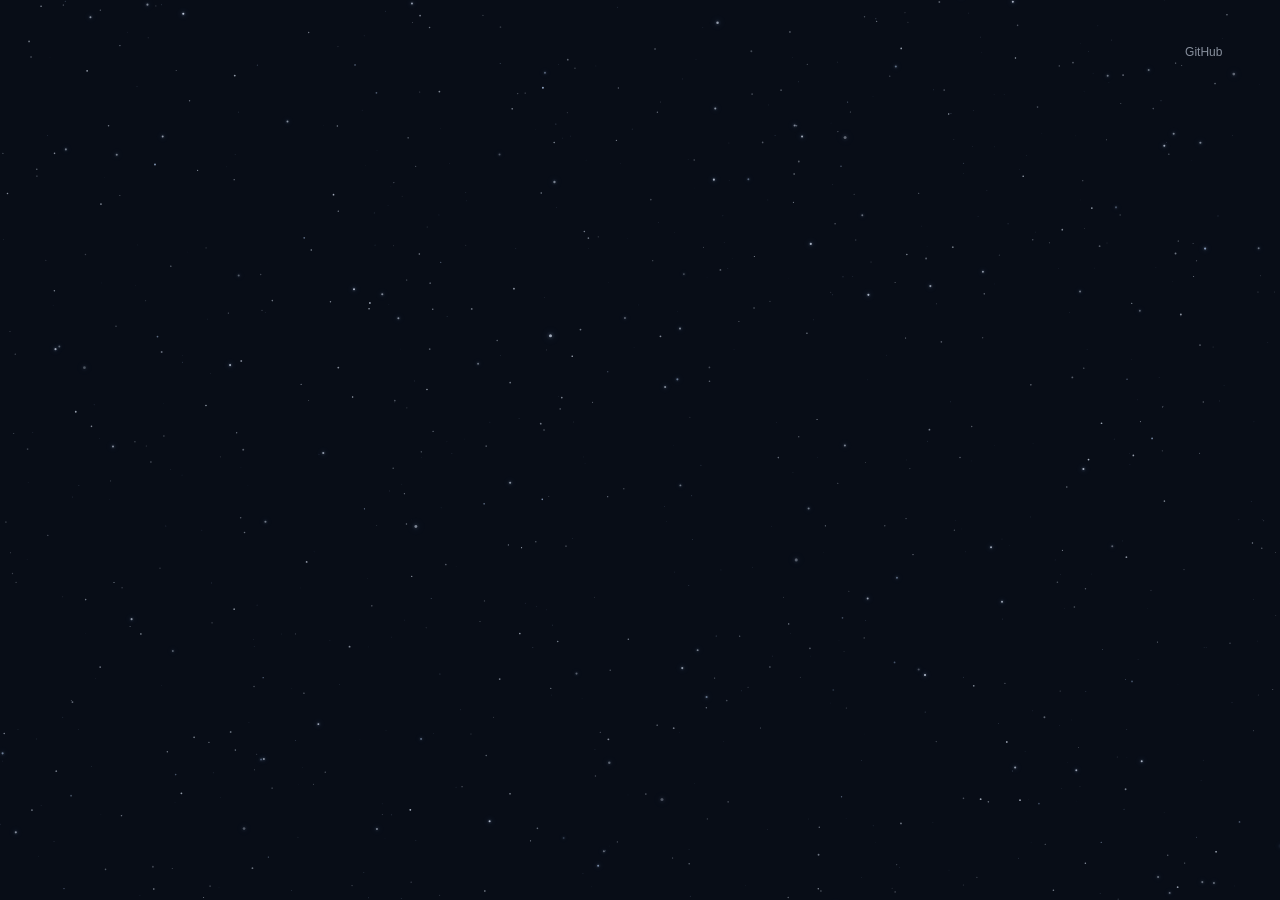
<file: index.html>
<!doctype html>
<html lang="zh-CN">
<head>
  <meta charset="utf-8">
  <meta name="viewport" content="width=device-width, initial-scale=1">
  <meta name="theme-color" content="#080d17">
  <meta name="description" content="suj1e 的一片星空。">
  <title>suj1e</title>
  <link rel="icon" href="./assets/favicon.ico" sizes="16x16 32x32 48x48">
  <link rel="icon" href="./assets/favicon.svg" type="image/svg+xml" sizes="any">
  <link rel="apple-touch-icon" href="./assets/apple-touch-icon.png" sizes="180x180">
  <link rel="stylesheet" href="./site.css">
</head>
<body>
  <main>
    <canvas id="starfield" tabindex="0" role="img" aria-label="交互星空。移动指针或触摸拖动可牵引星群与连线；单击、双击或长按可触发烟花，流星偶尔掠过。聚焦后按空格暂停或继续。" aria-keyshortcuts="Space"></canvas>
    <header>
      <a href="https://github.com/suj1e">GitHub</a>
    </header>
    <p id="motion-state" class="sr-only" role="status" aria-live="polite"></p>
    <noscript><p class="notice">星空动效需要启用 JavaScript。你也可以通过右上角访问 GitHub。</p></noscript>
  </main>
  <script type="module" src="./site.js"></script>
</body>
</html>
</file>
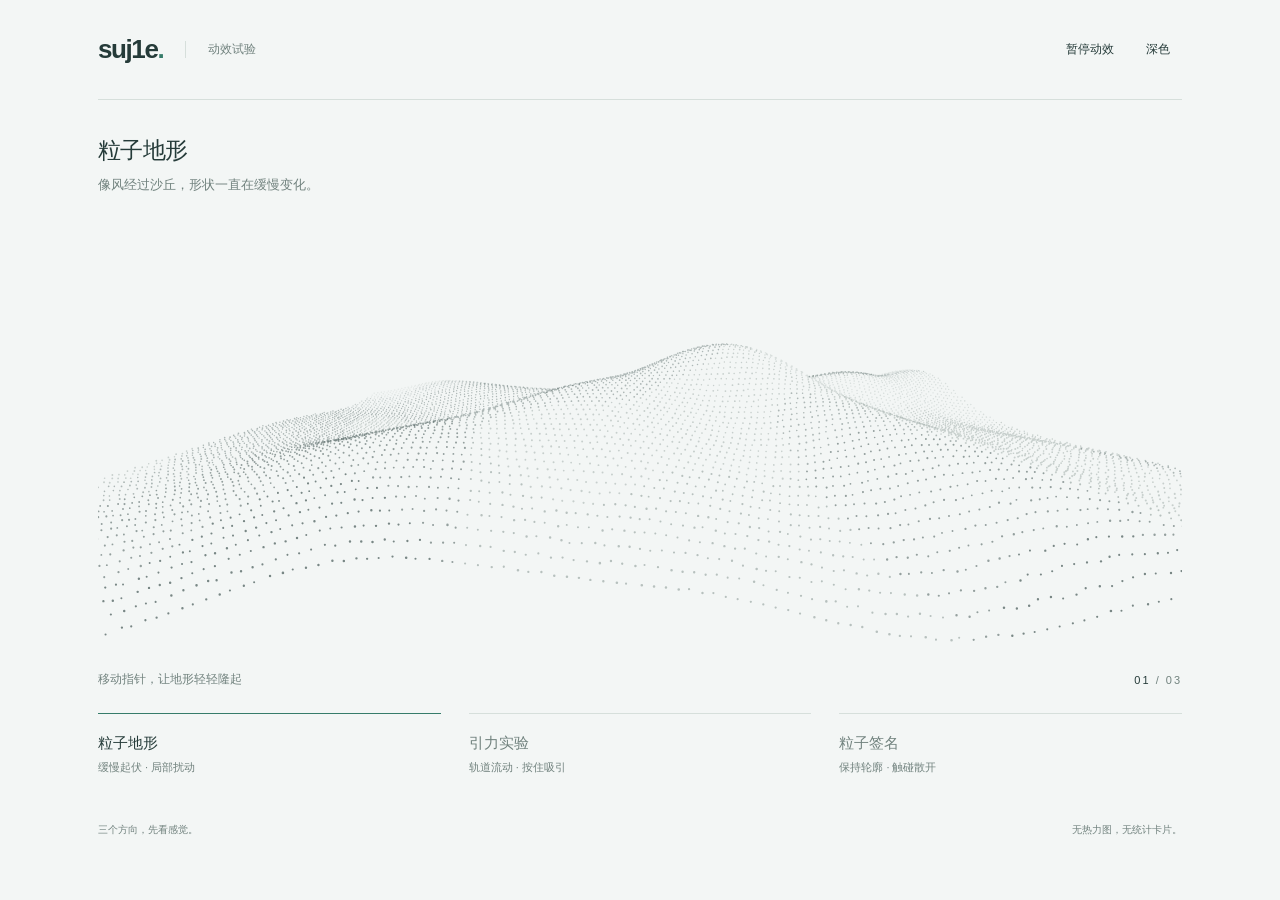
<file: preview/index.html>
<!doctype html>
<html lang="zh-CN">
<head>
  <meta charset="utf-8">
  <meta name="viewport" content="width=device-width, initial-scale=1">
  <meta name="color-scheme" content="light dark">
  <title>suj1e — 动效试验</title>
  <link rel="icon" href="data:,">
  <link rel="stylesheet" href="./style.css">
</head>
<body>
  <div class="shell">
    <header class="masthead">
      <a class="wordmark" href="https://github.com/suj1e" aria-label="suj1e 的 GitHub">suj1e<span class="wordmark-dot">.</span></a>
      <span class="preview-note">动效试验</span>
      <div class="tools">
        <button id="pause" type="button" aria-pressed="false">暂停动效</button>
        <button id="theme" type="button" aria-label="切换到深色">深色</button>
      </div>
    </header>
    <main>
      <div class="scene-heading">
        <h1 id="scene-title">粒子地形</h1>
        <p id="scene-description">像风经过沙丘，形状一直在缓慢变化。</p>
      </div>
      <div class="stage" id="stage">
        <canvas id="scene" aria-label="粒子地形交互动画"></canvas>
        <p id="error" role="alert" hidden></p>
      </div>
      <div class="stage-footer">
        <p id="hint">移动指针，让地形轻轻隆起</p>
        <span class="scene-count" aria-hidden="true"><span id="scene-number">01</span> / 03</span>
      </div>
      <nav class="scene-tabs" aria-label="选择动画效果">
        <button class="scene-tab" data-scene="terrain" aria-current="true" type="button"><span class="tab-name">粒子地形</span><span class="tab-detail">缓慢起伏 · 局部扰动</span></button>
        <button class="scene-tab" data-scene="gravity" type="button"><span class="tab-name">引力实验</span><span class="tab-detail">轨道流动 · 按住吸引</span></button>
        <button class="scene-tab" data-scene="signature" type="button"><span class="tab-name">粒子签名</span><span class="tab-detail">保持轮廓 · 触碰散开</span></button>
      </nav>
    </main>
    <footer class="page-footer"><span>三个方向，先看感觉。</span><span>无热力图，无统计卡片。</span></footer>
  </div>
  <script type="module" src="./main.js"></script>
</body>
</html>
</file>
<file: site.css>
:root {
  color-scheme: dark;
  --background: #080d17;
  --foreground: #dbe5f5;
  --muted: #8196b7;
  --accent: #b7cff4;
  font-family: -apple-system, BlinkMacSystemFont, "Segoe UI", "PingFang SC", sans-serif;
  font-synthesis: none;
  background: var(--background);
  color: var(--foreground);
}
* { box-sizing: border-box; }
html, body { width: 100%; height: 100%; margin: 0; overflow: hidden; }
main { position: relative; width: 100%; height: 100%; height: 100svh; }
canvas { display: block; width: 100%; height: 100%; touch-action: none; outline: none; }
canvas:focus-visible { outline: 1px solid var(--muted); outline-offset: -8px; }
header {
  position: absolute;
  inset: max(32px, env(safe-area-inset-top)) 0 auto;
  padding: 0 clamp(26px, 4.5vw, 76px);
  display: flex;
  align-items: baseline;
  justify-content: flex-end;
  pointer-events: none;
}
a { pointer-events: auto; color: var(--foreground); opacity: 0.6; text-decoration: none; font-size: 12px; line-height: 2; padding: 8px 0 8px 14px; }
a:focus-visible { outline: 1px solid var(--accent); outline-offset: 5px; opacity: 1; }
.notice { position: absolute; top: 40%; left: 10%; right: 10%; text-align: center; font-size: 14px; line-height: 1.8; }
.sr-only { position: absolute; width: 1px; height: 1px; padding: 0; margin: -1px; overflow: hidden; clip-path: inset(50%); white-space: nowrap; border: 0; }
@media (hover: hover) and (pointer: fine) { a:hover { opacity: 1; } }
@media (max-width: 600px) { header { top: max(24px, env(safe-area-inset-top)); } }
</file>
<file: preview/style.css>
:root {
  color-scheme: light;
  --background: #f3f6f5;
  --foreground: #253b39;
  --muted: #71827e;
  --accent: #367c6a;
  --line: #d6dfdb;
  --hover: #e7eeeb;
  font-family: -apple-system, BlinkMacSystemFont, "Segoe UI", "PingFang SC", "Microsoft YaHei", sans-serif;
  font-synthesis: none;
}
:root[data-theme="dark"] {
  color-scheme: dark;
  --background: #11191b;
  --foreground: #d4e2dc;
  --muted: #809b91;
  --accent: #8cbaa6;
  --line: #30403d;
  --hover: #1d2c2a;
}
* { box-sizing: border-box; }
body { margin: 0; background: var(--background); color: var(--foreground); }
button, a { -webkit-tap-highlight-color: transparent; }
button { font: inherit; color: inherit; cursor: pointer; }
button:focus-visible, a:focus-visible, canvas:focus-visible { outline: 2px solid var(--accent); outline-offset: 5px; }
button:active { transform: translateY(1px); }
.shell { width: min(1180px, 100%); margin: 0 auto; padding: 0 48px; }
.masthead { display: flex; align-items: center; gap: 22px; min-height: 100px; border-bottom: 1px solid var(--line); }
.wordmark { font-size: 26px; letter-spacing: -1.4px; font-weight: 650; color: var(--foreground); text-decoration: none; }
.wordmark-dot { color: var(--accent); }
.preview-note { font-size: 12px; color: var(--muted); border-left: 1px solid var(--line); padding-left: 22px; }
.tools { display: flex; gap: 8px; margin-left: auto; }
.tools button { border: 0; background: transparent; font-size: 12px; padding: 9px 12px; border-radius: 4px; }
.scene-heading { padding-top: 35px; }
h1 { font-size: 23px; font-weight: 520; letter-spacing: -0.7px; margin: 0 0 8px; }
.scene-heading p { font-size: 13px; color: var(--muted); margin: 0; line-height: 1.7; }
.stage { height: clamp(340px, 52vh, 600px); position: relative; margin-top: 4px; }
canvas { display: block; width: 100%; height: 100%; touch-action: none; }
#error { position: absolute; inset: 20% 5% auto; line-height: 1.8; }
.stage-footer { display: flex; justify-content: space-between; gap: 16px; align-items: center; padding: 2px 0 24px; }
.stage-footer p { margin: 0; font-size: 12px; color: var(--muted); line-height: 1.6; }
.scene-count { font-variant-numeric: tabular-nums; font-size: 11px; color: var(--muted); letter-spacing: 2px; white-space: nowrap; }
#scene-number { color: var(--foreground); }
.scene-tabs { display: grid; grid-template-columns: repeat(3, 1fr); gap: 28px; }
.scene-tab { background: transparent; border: 0; border-top: 1px solid var(--line); text-align: left; padding: 20px 0; position: relative; }
.scene-tab[aria-current="true"] { border-top-color: var(--accent); }
.tab-name { display: block; font-size: 15px; font-weight: 500; margin-bottom: 7px; }
.tab-detail { display: block; font-size: 11px; color: var(--muted); }
.scene-tab:not([aria-current="true"]) .tab-name { color: var(--muted); }
.page-footer { display: flex; justify-content: space-between; gap: 16px; padding: 28px 0; font-size: 10px; color: var(--muted); }
@media (hover: hover) and (pointer: fine) {
  .tools button:hover { background: var(--hover); }
  .scene-tab:hover .tab-name { color: var(--foreground); }
}
@media (max-width: 600px) {
  .shell { padding: 0 22px; }
  .masthead { min-height: 80px; gap: 14px; }
  .preview-note { padding-left: 14px; font-size: 11px; }
  .tools { gap: 0; }
  .tools button { padding: 9px 7px; font-size: 11px; }
  .wordmark { font-size: 23px; }
  .scene-heading { padding-top: 28px; }
  h1 { font-size: 21px; }
  .scene-heading p { font-size: 12px; }
  .stage { height: clamp(320px, 49svh, 460px); }
  .scene-tabs { gap: 15px; }
  .scene-tab { padding-top: 17px; }
  .tab-name { font-size: 13px; }
  .tab-detail { font-size: 10px; line-height: 1.7; max-width: 85px; }
  .page-footer { padding-top: 18px; font-size: 9px; }
}
</file>
